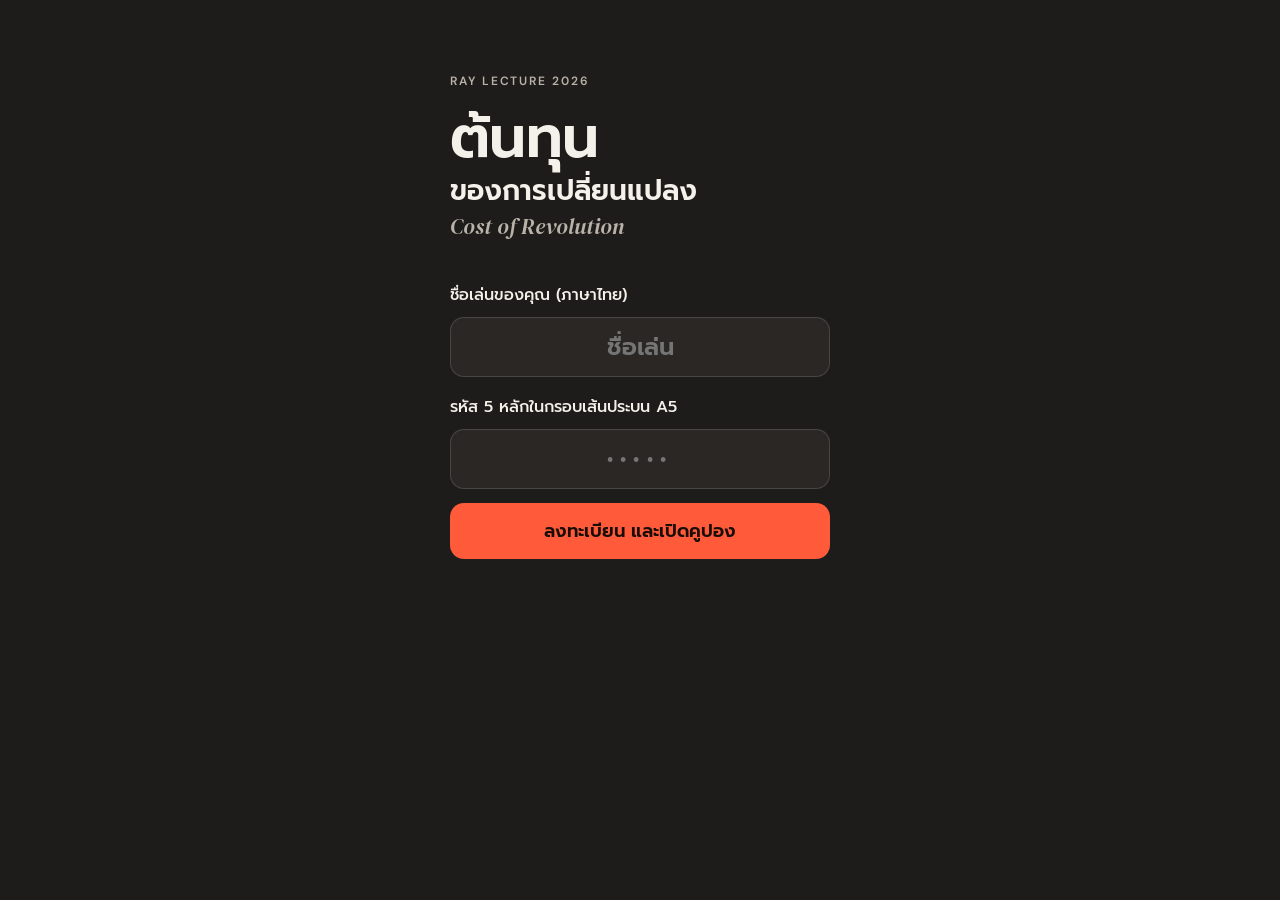
<file: index.html>
<!doctype html>
<html lang="th">
<head>
<meta charset="utf-8">
<meta name="viewport" content="width=device-width, initial-scale=1, viewport-fit=cover">
<meta name="robots" content="noindex, nofollow">
<meta name="referrer" content="no-referrer">
<meta name="theme-color" content="#1e1c1a">
<title>คูปองเครื่องดื่ม · RAY Lecture 2026</title>
<link rel="preload" href="fonts/Prompt-SemiBold.ttf" as="font" type="font/ttf" crossorigin>
<link rel="preload" href="fonts/DMSerifDisplay-Regular.ttf" as="font" type="font/ttf" crossorigin>
<link rel="stylesheet" href="app.css?v=7">
</head>
<body class="guest">
<main id="app" aria-live="polite"><p class="loading">กำลังเปิด…</p></main>
<div id="toast" role="status"></div>
<script src="ticket.js?v=7"></script>
<script src="guest.js?v=7"></script>
</body>
</html>
</file>
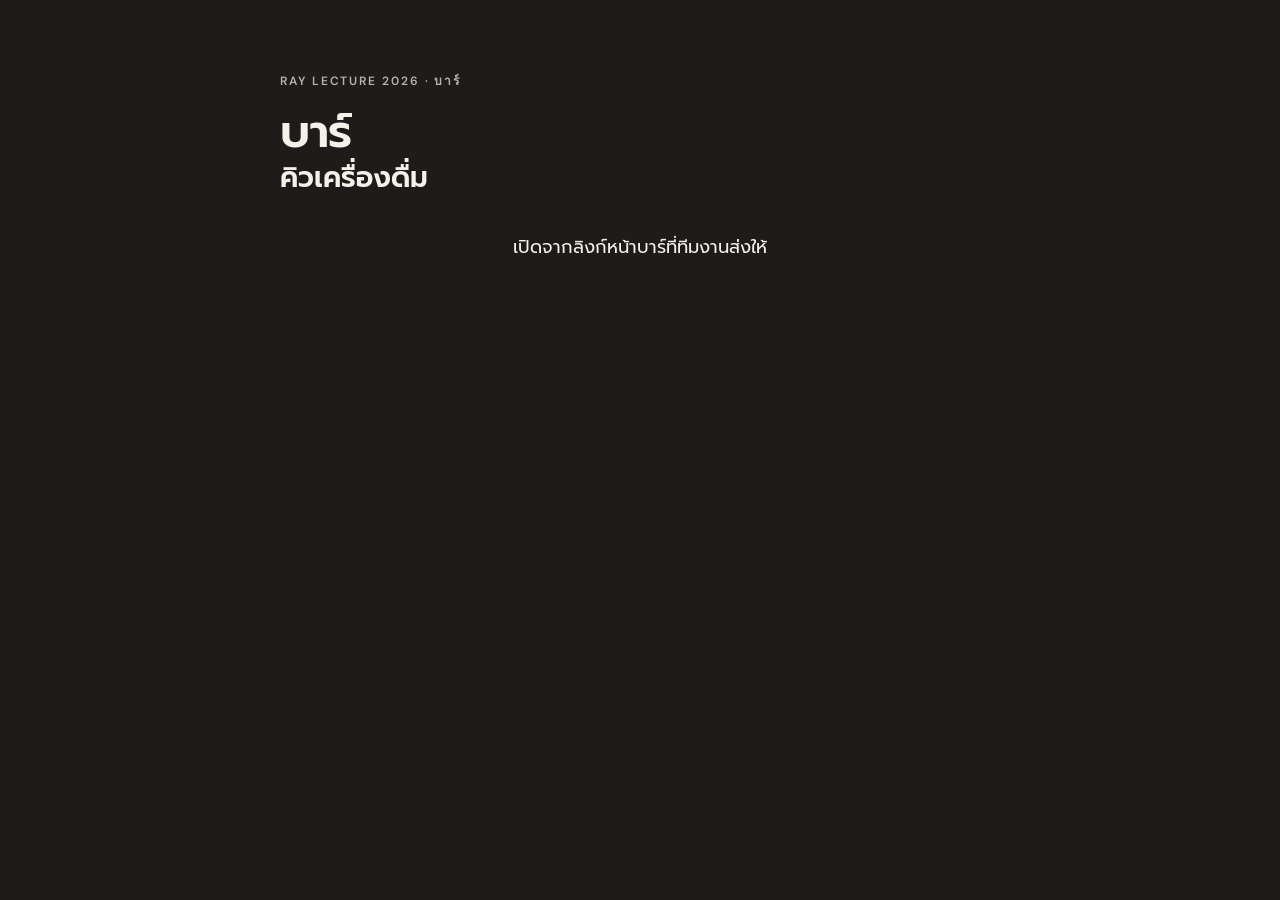
<file: bar.html>
<!doctype html>
<html lang="th">
<head>
<meta charset="utf-8">
<meta name="viewport" content="width=device-width, initial-scale=1, viewport-fit=cover">
<meta name="robots" content="noindex, nofollow">
<meta name="referrer" content="no-referrer">
<meta name="theme-color" content="#1e1c1a">
<title>บาร์ · คิวเครื่องดื่ม RAY Lecture 2026</title>
<link rel="stylesheet" href="app.css?v=7">
<link rel="stylesheet" href="host.css?v=7">
<link rel="stylesheet" href="bar.css?v=1">
</head>
<body class="host bar">
<main id="app" aria-live="polite"><p class="loading">กำลังเปิด…</p></main>
<div id="toast" role="status"></div>
<script src="ticket.js?v=7"></script>
<script src="bar.js?v=2"></script>
</body>
</html>
</file>
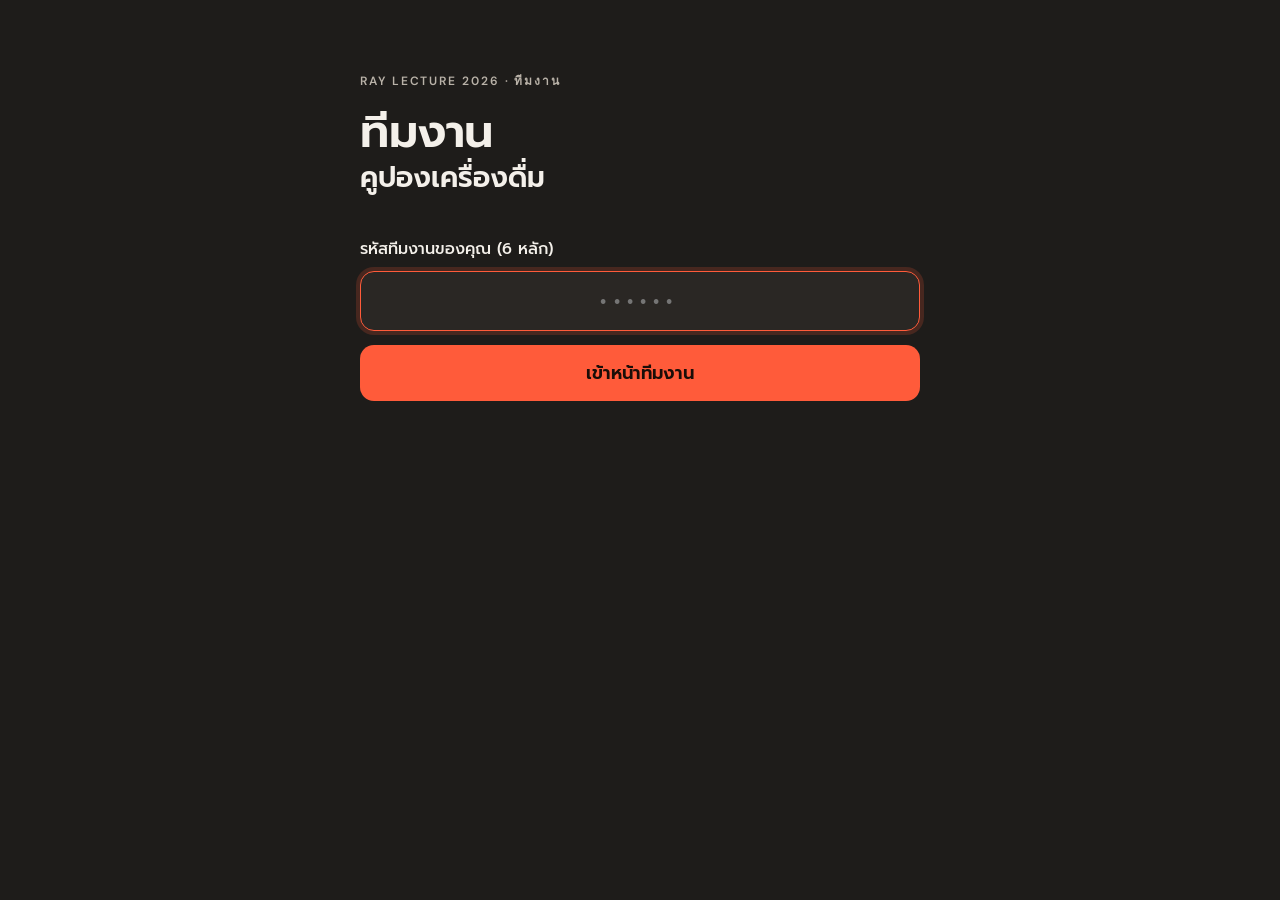
<file: host.html>
<!doctype html>
<html lang="th">
<head>
<meta charset="utf-8">
<meta name="viewport" content="width=device-width, initial-scale=1, viewport-fit=cover">
<meta name="robots" content="noindex, nofollow">
<meta name="referrer" content="no-referrer">
<meta name="theme-color" content="#1e1c1a">
<title>ทีมงาน · คูปอง RAY Lecture 2026</title>
<link rel="stylesheet" href="app.css?v=7">
<link rel="stylesheet" href="host.css?v=7">
</head>
<body class="host">
<main id="app" aria-live="polite"><p class="loading">กำลังเปิด…</p></main>
<div id="toast" role="status"></div>
<script src="ticket.js?v=7"></script>
<script src="host.js?v=7"></script>
</body>
</html>
</file>
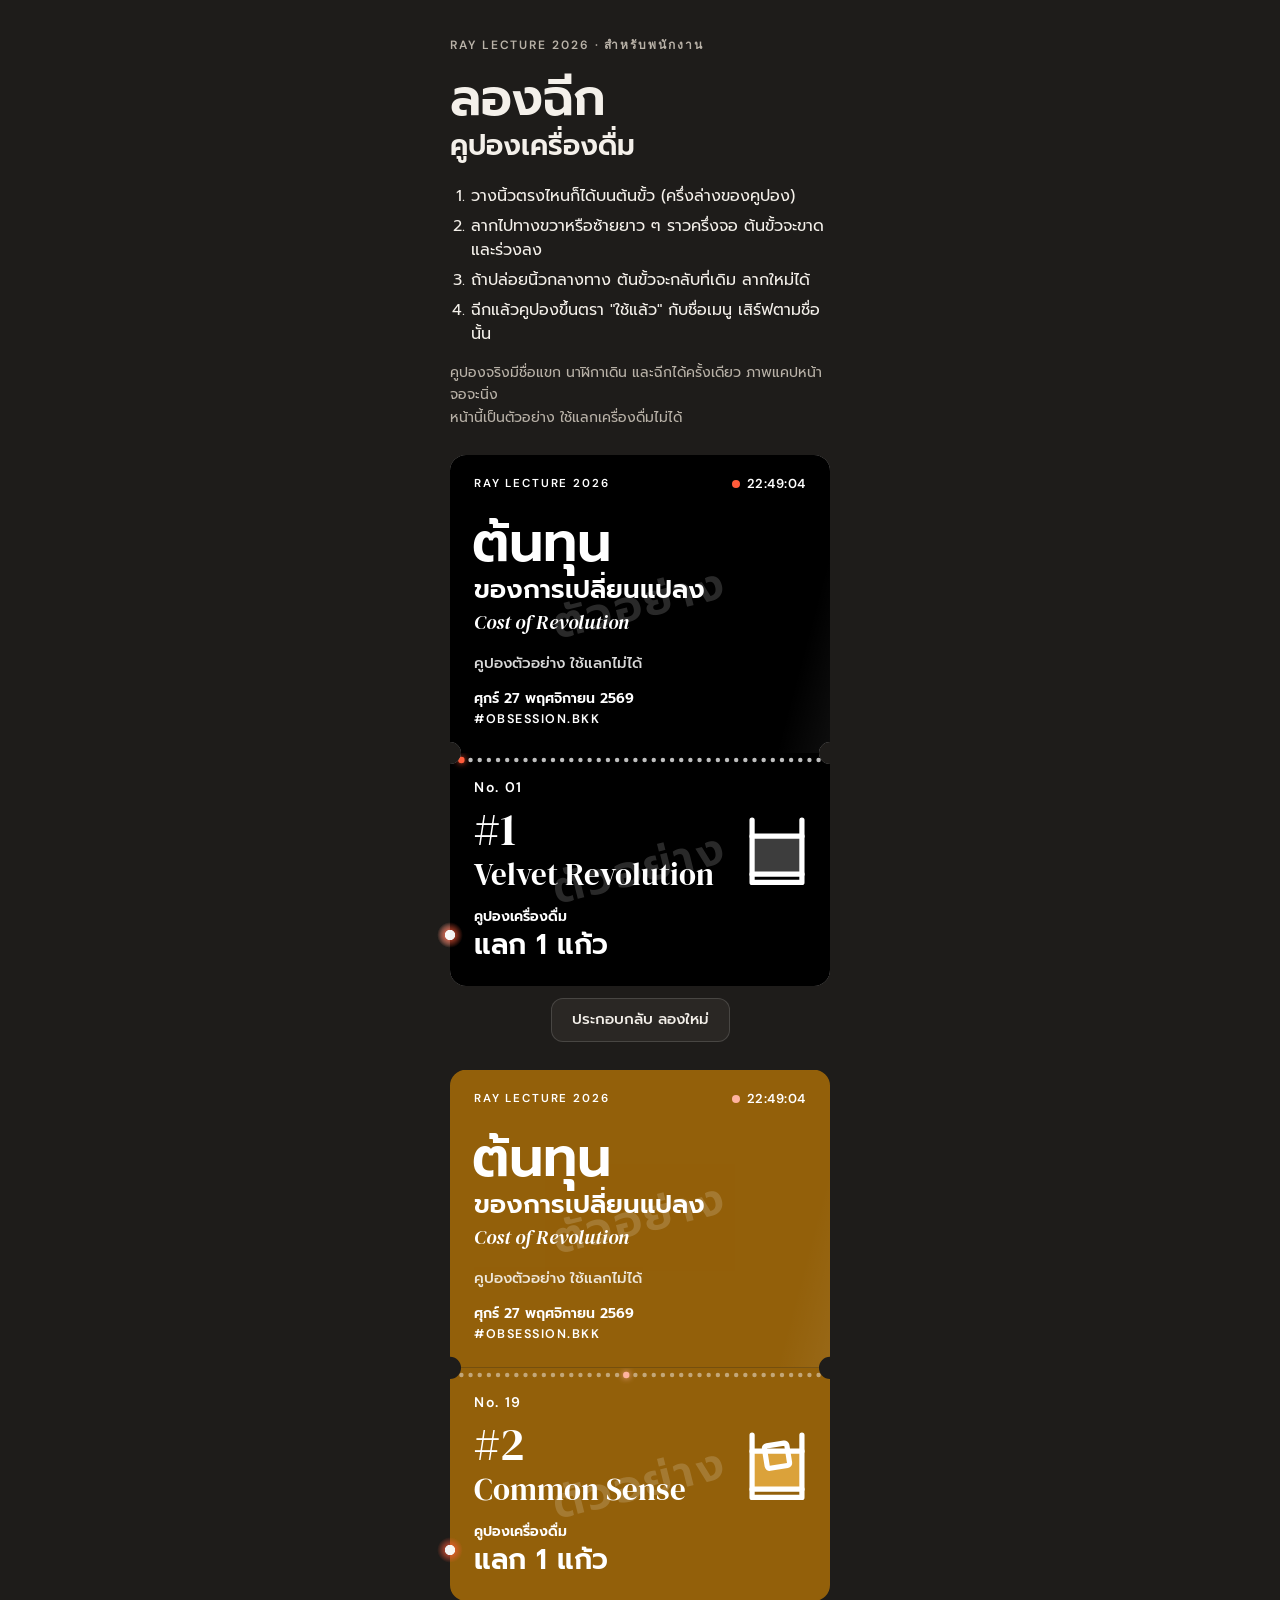
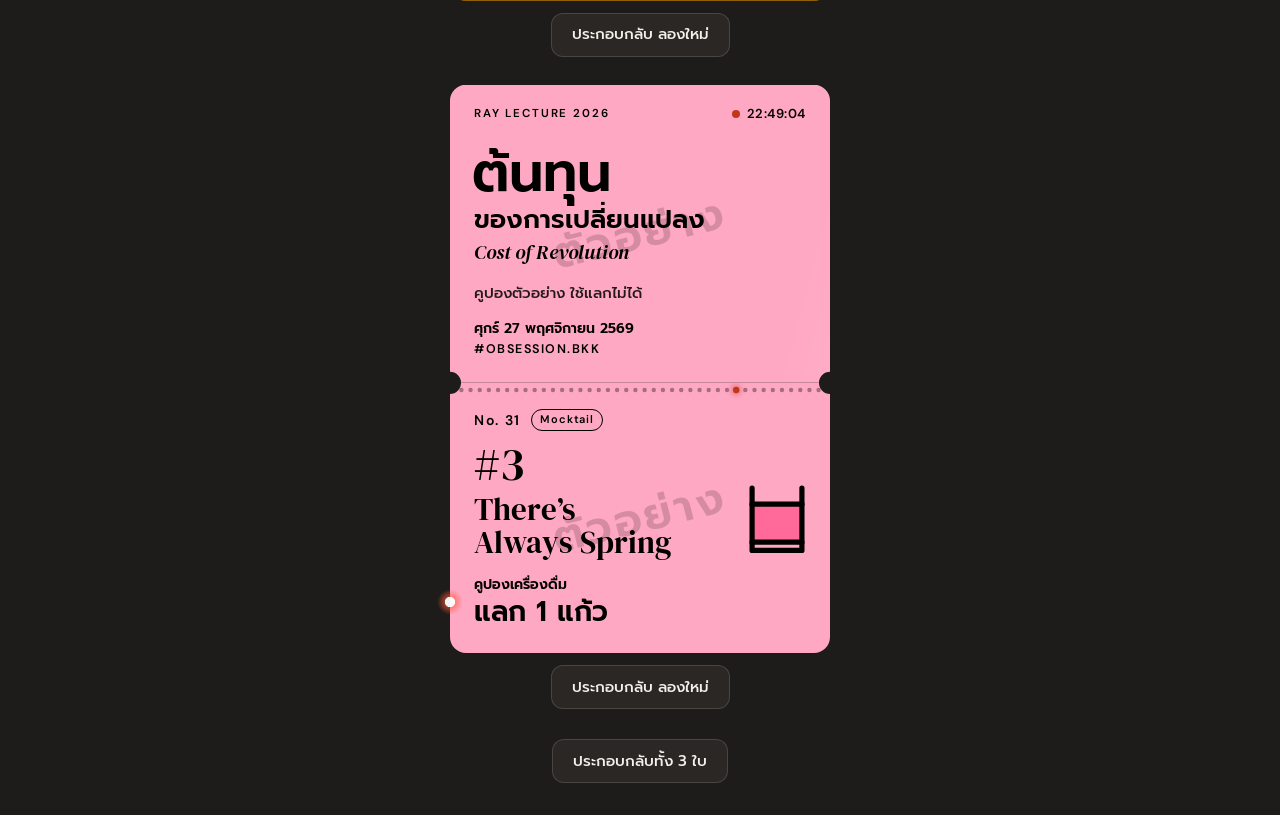
<file: practice.html>
<!doctype html>
<html lang="th">
<head>
<meta charset="utf-8">
<meta name="viewport" content="width=device-width, initial-scale=1, viewport-fit=cover">
<meta name="robots" content="noindex, nofollow">
<meta name="theme-color" content="#1e1c1a">
<title>ลองฉีกคูปอง · RAY Lecture 2026</title>
<link rel="preload" href="fonts/Prompt-SemiBold.ttf" as="font" type="font/ttf" crossorigin>
<link rel="preload" href="fonts/DMSerifDisplay-Regular.ttf" as="font" type="font/ttf" crossorigin>
<link rel="stylesheet" href="app.css?v=7">
</head>
<body class="guest practice">
<main id="app">
 <section class="enter practice-head">
  <div class="kicker">RAY LECTURE 2026 · สำหรับพนักงาน</div>
  <h1><span class="t1">ลองฉีก</span><span class="t2">คูปองเครื่องดื่ม</span></h1>
  <ol class="how">
   <li>วางนิ้วตรงไหนก็ได้บนต้นขั้ว (ครึ่งล่างของคูปอง)</li>
   <li>ลากไปทางขวาหรือซ้ายยาว ๆ ราวครึ่งจอ ต้นขั้วจะขาดและร่วงลง</li>
   <li>ถ้าปล่อยนิ้วกลางทาง ต้นขั้วจะกลับที่เดิม ลากใหม่ได้</li>
   <li>ฉีกแล้วคูปองขึ้นตรา "ใช้แล้ว" กับชื่อเมนู เสิร์ฟตามชื่อนั้น</li>
  </ol>
  <p class="real">คูปองจริงมีชื่อแขก นาฬิกาเดิน และฉีกได้ครั้งเดียว ภาพแคปหน้าจอจะนิ่ง<br>หน้านี้เป็นตัวอย่าง ใช้แลกเครื่องดื่มไม่ได้</p>
 </section>
 <div id="tickets" class="tickets"></div>
 <button id="reset-all" class="again all" type="button">ประกอบกลับทั้ง 3 ใบ</button>
</main>
<script src="ticket.js?v=7"></script>
<script src="practice.js?v=7"></script>
</body>
</html>
</file>
<file: app.css>
/* RAY Lecture 2026 night: e-coupons. Night palette from the talk's deck; drink colours from the paper coupons. */
@font-face { font-family: "Prompt"; src: url("fonts/Prompt-Regular.ttf") format("truetype"); font-weight: 400; font-display: swap; }
@font-face { font-family: "Prompt"; src: url("fonts/Prompt-Medium.ttf") format("truetype"); font-weight: 500; font-display: swap; }
@font-face { font-family: "Prompt"; src: url("fonts/Prompt-SemiBold.ttf") format("truetype"); font-weight: 600; font-display: swap; }
@font-face { font-family: "DM Serif Display"; src: url("fonts/DMSerifDisplay-Regular.ttf") format("truetype"); font-weight: 400; font-display: swap; }
@font-face { font-family: "DM Serif Display"; src: url("fonts/DMSerifDisplay-Italic.ttf") format("truetype"); font-weight: 400; font-style: italic; font-display: swap; }
@font-face { font-family: "DM Sans"; src: url("fonts/DMSans-Variable.ttf") format("truetype"); font-weight: 100 1000; font-display: swap; }

:root {
  --page: #1e1c1a;
  --page-2: #2a2724;
  --text: #f4f0ea;
  --muted: #b9b2a8;
  --line: rgba(255, 255, 255, .14);
  --ember: #ff5b3a;
  --ok: #7fd49a;
  --w: min(calc(100vw - 32px), 380px);
}
* { box-sizing: border-box; }
html { -webkit-text-size-adjust: 100%; }
body {
  margin: 0; min-height: 100vh; min-height: 100dvh;
  background: var(--page); color: var(--text);
  font: 400 16px/1.5 "Prompt", system-ui, sans-serif;
  -webkit-font-smoothing: antialiased;
  overflow-x: hidden;
}
#app { width: var(--w); margin: 0 auto; padding: max(20px, env(safe-area-inset-top)) 0 max(32px, env(safe-area-inset-bottom)); }
.loading { color: var(--muted); text-align: center; margin-top: 30vh; }
button { font: inherit; }

/* ---- first screen: the code from the A5 ---- */
.enter { padding-top: 6vh; }
.enter .kicker { font: 600 12px/1.2 "DM Sans", sans-serif; letter-spacing: .16em; color: var(--muted); }
.enter h1 { margin: 18px 0 0; font-weight: 600; line-height: 1.12; }
.enter .t1 { display: block; font-size: 58px; letter-spacing: -.01em; }
.enter .t2 { display: block; font-size: 28px; margin-top: 4px; }
.enter .en { margin: 6px 0 0; font: italic 400 22px/1.2 "DM Serif Display", serif; color: var(--muted); }
.enter .lead { margin-top: 40px; font-size: 18px; line-height: 1.6; color: var(--text); }
.code { margin-top: 44px; }
.code label { display: block; font-weight: 500; font-size: 16px; margin-bottom: 10px; }
.code input + label { margin-top: 18px; }
#gcode { letter-spacing: .3em; }
.code input {
  width: 100%; height: 60px; padding: 0 18px; border-radius: 14px;
  border: 1.5px solid var(--line); background: var(--page-2); color: var(--text);
  font: 600 24px/1 "Prompt", sans-serif; text-align: center; outline: none;
}
.code input:focus { border-color: var(--ember); box-shadow: 0 0 0 4px rgba(255, 91, 58, .18); }
.code button, .retry {
  margin-top: 14px; width: 100%; height: 56px; border: 0; border-radius: 14px;
  background: var(--ember); color: #1a0d08; font-weight: 600; font-size: 18px; cursor: pointer;
}
.code button:disabled { opacity: .55; }
.retry { width: auto; padding: 0 28px; margin-top: 18px; }
.err { min-height: 1.5em; margin: 12px 0 0; color: #ffb4a3; font-weight: 500; }

/* ---- the wallet ---- */
.tickets { display: grid; gap: 28px; }
.wallet.fresh .ticket { animation: rise .6s cubic-bezier(.2, .8, .2, 1) both; }
@keyframes rise { from { opacity: 0; transform: translateY(26px) scale(.97); } }
.guide { margin: 22px 0 0; text-align: center; font-size: 17px; line-height: 1.55; }
.guide b { font-weight: 600; }
.guide.done { color: var(--ok); font-weight: 500; }
.small { margin: 8px 0 0; text-align: center; font-size: 14px; color: var(--muted); }
.waiting .enter { padding-top: 2vh; margin-bottom: 32px; }
.note-card { background: var(--page-2); border: 1px solid var(--line); border-radius: 16px; padding: 22px; text-align: center; line-height: 1.65; }
.note-card .hi { font-size: 22px; font-weight: 600; margin: 0 0 6px; }
.note-card p { margin: 0; }

/* ---- the ticket ---- */
.ticket[data-drink="1"] { filter: drop-shadow(0 0 .75px rgba(255, 255, 255, .6)); }
.ticket { position: relative; width: var(--w); color: var(--ink); user-select: none; -webkit-user-select: none; -webkit-touch-callout: none; }
.t-main, .t-stub { position: relative; background: var(--bg); }
.t-main { padding: 22px 24px 26px; overflow: hidden; }
.t-main::after {   /* a slow sheen: a screenshot does not move */
  content: ""; position: absolute; inset: 0; pointer-events: none;
  background: linear-gradient(105deg, transparent 38%, rgba(255, 255, 255, .13) 50%, transparent 62%);
  background-size: 260% 100%; animation: sheen 3.4s linear infinite;
}
@keyframes sheen { from { background-position: 130% 0; } to { background-position: -130% 0; } }
.t-top { display: flex; justify-content: space-between; align-items: center; gap: 12px; }
.kicker { font: 600 11.5px/1.2 "DM Sans", sans-serif; letter-spacing: .16em; white-space: nowrap; }
.live { display: inline-flex; align-items: center; gap: 7px; font: 600 13px/1 "DM Sans", sans-serif; letter-spacing: .04em; font-variant-numeric: tabular-nums; }
.live i { width: 8px; height: 8px; border-radius: 50%; background: var(--spark); animation: pulse 1s ease-in-out infinite alternate; }
@keyframes pulse { from { opacity: .25; transform: scale(.75); } }
.t-title { margin-top: 22px; }
.t-title .t1 { font: 600 54px/1.12 "Prompt", sans-serif; margin-left: -2px; }
.t-title .t2 { font: 600 26px/1.3 "Prompt", sans-serif; }
.t-title .en { font: italic 400 20px/1.2 "DM Serif Display", serif; margin-top: 3px; }
.t-owner { margin-top: 20px; display: flex; align-items: baseline; gap: 8px; flex-wrap: wrap; }
.t-owner span { font: 500 15px/1.3 "Prompt", sans-serif; opacity: .85; }
.t-owner b { font: 600 26px/1.2 "Prompt", sans-serif; }
.t-when { margin-top: 16px; }
.t-when .date { font: 600 14px/1.4 "Prompt", sans-serif; }
.t-when .venue { font: 600 12.5px/1.3 "DM Sans", sans-serif; letter-spacing: .12em; margin-top: 2px; }

.t-stub { padding: 26px 24px 24px; will-change: transform; }
.perf { position: absolute; left: 0; top: 0; width: 100%; height: 14px; overflow: visible; }
.perf .lit { filter: drop-shadow(0 0 3px var(--spark)); }
.s-row { display: flex; align-items: center; gap: 10px; }
.serial { font: 600 14px/1.2 "DM Sans", sans-serif; letter-spacing: .12em; font-variant-numeric: tabular-nums; }
.pill { font: 600 11px/1 "DM Sans", sans-serif; letter-spacing: .08em; padding: 4px 8px 5px; border-radius: 99px; border: 1.3px solid currentColor; }
.s-drink { display: flex; justify-content: space-between; align-items: flex-end; gap: 14px; margin-top: 10px; }
.s-no { font: 400 46px/1 "DM Serif Display", serif; }
.s-name { font: 400 31px/1.05 "DM Serif Display", serif; margin-top: 6px; text-wrap: balance; }
.glass { width: 58px; height: auto; flex: none; margin-bottom: 4px; }
.s-voucher { margin-top: 18px; }
.s-voucher .label { font: 600 14px/1.3 "Prompt", sans-serif; }
.s-voucher .redeem { font: 600 28px/1.25 "Prompt", sans-serif; }

.fiber { position: absolute; left: 0; width: 100%; height: 8px; pointer-events: none; overflow: visible; }
.fiber-main { bottom: 0; }
.fiber-stub { top: 0; }

/* where a finger can tear: the whole stub and a strip above the perforation (pan-y keeps vertical scrolling) */
.tear-zone {
  position: absolute; left: 24px; right: 24px; bottom: 0; z-index: 3;
  top: calc(var(--main-h, 330px) - 60px);
  touch-action: pan-y; cursor: grab;
}
/* the hint slides low on the stub, where the finger should go: on the perforation it taught people to trace that line */
.hint {
  position: absolute; bottom: 38px; left: -24px; width: 26px; height: 26px; margin: -13px 0 0 -13px; border-radius: 50%;
  background: radial-gradient(circle, rgba(255, 255, 255, .95) 0 26%, rgba(255, 91, 58, .55) 30%, rgba(255, 91, 58, 0) 70%);
  animation: glide 2.6s cubic-bezier(.45, 0, .3, 1) infinite; pointer-events: none;
}
@keyframes glide {
  0% { transform: translateX(56px); opacity: 0; }
  12% { opacity: 1; }
  78% { opacity: 1; }
  100% { transform: translateX(calc(var(--w) - 16px)); opacity: 0; }
}
.ticket.tearing .hint, .ticket.torn .hint, .ticket.busy .hint { display: none; }
.ticket.torn .tear-zone { display: none; }
.ticket.torn .t-stub { display: none; }

/* torn: the stamp */
.stamp {
  position: absolute; right: 20px; bottom: 26px; z-index: 2; display: none; max-width: calc(100% - 40px);
  padding: 6px 14px 8px; border: 3px solid var(--ink); border-radius: 10px; transform: rotate(-6deg);
  text-align: center; line-height: 1.15; background: var(--bg);
}
.ticket.torn .t-main { padding-bottom: 124px; }
.stamp b { display: block; font: 600 30px/1.15 "Prompt", sans-serif; letter-spacing: .02em; }
.stamp small { display: block; font: 500 13px/1.3 "Prompt", sans-serif; }
.stamp .st-drink { font: 400 17px/1.2 "DM Serif Display", serif; margin-top: 2px; }
.ticket.torn .stamp { display: block; }
.ticket.just .stamp { animation: thump .45s cubic-bezier(.2, 1.4, .4, 1) both; }
@keyframes thump { from { opacity: 0; transform: rotate(-6deg) scale(1.9); } }
.ticket.torn .t-main::after { animation-duration: 6s; }

/* ---- toast ---- */
#toast {
  position: fixed; left: 50%; bottom: max(20px, env(safe-area-inset-bottom)); transform: translate(-50%, 140%);
  max-width: calc(100vw - 32px); padding: 12px 18px; border-radius: 12px; background: #fff; color: #1a1a1a;
  font: 500 15px/1.45 "Prompt", sans-serif; box-shadow: 0 8px 30px rgba(0, 0, 0, .35);
  transition: transform .25s ease, visibility 0s .25s; z-index: 50; text-align: center; visibility: hidden;
}
#toast.show { transform: translate(-50%, 0); visibility: visible; transition: transform .25s ease; }

@media (prefers-reduced-motion: reduce) {
  .t-main::after, .live i, .hint { animation: none; }
}
@media (max-width: 350px) {
  .t-title .t1 { font-size: 46px; }
  .t-title .t2 { font-size: 22px; }
  .s-name { font-size: 27px; }
}

/* ---- the practice page for the bar staff ---- */
.practice-head { padding-top: 2vh; margin-bottom: 26px; }
.practice-head .t1 { font-size: 50px; }
.how { margin: 22px 0 0; padding-left: 1.3em; display: grid; gap: 6px; font-size: 16px; line-height: 1.5; }
.real { margin: 16px 0 0; font-size: 14px; line-height: 1.6; color: var(--muted); }
.demo-slot { display: grid; gap: 12px; }
.wm {
  position: absolute; inset: 0; display: grid; place-items: center; pointer-events: none; z-index: 1;
  font: 600 44px/1 "Prompt", sans-serif; letter-spacing: .08em; color: var(--ink); opacity: .16; transform: rotate(-14deg);
}
.again {
  justify-self: center; height: 44px; padding: 0 20px; border-radius: 12px; border: 1.5px solid var(--line);
  background: var(--page-2); color: var(--text); font: 500 15px/1 "Prompt", sans-serif; cursor: pointer;
}
.again.all { display: block; margin: 30px auto 0; }
</file>
<file: host.css>
/* The hosts' page: quick to read on a phone in a dark bar */
body.host #app { width: min(calc(100vw - 32px), 560px); }
.h-top { display: flex; justify-content: space-between; align-items: flex-end; gap: 12px; }
.h-top .kicker { font: 600 11.5px/1.2 "DM Sans", sans-serif; letter-spacing: .14em; color: var(--muted); }
.h-top h1 { margin: 6px 0 0; font: 600 30px/1.2 "Prompt", sans-serif; }
.upd { text-align: right; font: 500 12px/1.35 "Prompt", sans-serif; color: var(--muted); }
.upd time { font: 600 14px/1.3 "DM Sans", sans-serif; color: var(--text); font-variant-numeric: tabular-nums; }

.totals { display: grid; grid-template-columns: repeat(3, 1fr); gap: 10px; margin-top: 20px; }
.totals > div { background: var(--page-2); border: 1px solid var(--line); border-radius: 14px; padding: 14px 12px; }
.totals b { display: block; font: 400 36px/1 "DM Serif Display", serif; }
.totals b small { font-size: 18px; color: var(--muted); }
.totals span { display: block; margin-top: 6px; font: 500 13px/1.3 "Prompt", sans-serif; color: var(--muted); }
.drinks { margin-top: 10px; background: var(--page-2); border: 1px solid var(--line); border-radius: 14px; padding: 6px 14px; }
.drow { display: flex; align-items: center; gap: 10px; padding: 9px 0; }
.drow + .drow { border-top: 1px solid var(--line); }
.dname { flex: 1; font: 400 17px/1.2 "DM Serif Display", serif; }
.dnum { font: 500 14px/1.3 "Prompt", sans-serif; color: var(--muted); white-space: nowrap; }
.dnum b { color: var(--text); font-weight: 600; }
.dnum .over { font-style: normal; color: #ffb4a3; font-weight: 600; }
.chip { display: inline-grid; place-items: center; min-width: 34px; height: 26px; padding: 0 6px; border-radius: 7px;
        background: var(--bg); color: var(--ink); font: 400 15px/1 "DM Serif Display", serif; box-shadow: inset 0 0 0 1px rgba(255, 255, 255, .22); }

.card { margin-top: 18px; background: var(--page-2); border: 1px solid var(--line); border-radius: 16px; padding: 16px; }
.card h2 { margin: 0 0 12px; font: 600 19px/1.3 "Prompt", sans-serif; }
.card h2 small { display: block; font-weight: 400; font-size: 14px; color: var(--muted); margin-top: 2px; }
.lbl { display: block; font: 500 14px/1.3 "Prompt", sans-serif; color: var(--muted); margin-bottom: 6px; }
select, .filter {
  width: 100%; height: 48px; padding: 0 12px; border-radius: 12px; border: 1.5px solid var(--line);
  background: var(--page); color: var(--text); font: 500 16px/1 "Prompt", sans-serif;
}
.pick { display: grid; gap: 8px; margin-top: 12px; }
.drink-btn {
  display: flex; justify-content: space-between; align-items: center; width: 100%; min-height: 54px; padding: 0 16px;
  border: 0; border-radius: 12px; background: var(--bg); color: var(--ink); cursor: pointer;
  box-shadow: inset 0 0 0 1px rgba(255, 255, 255, .22);
}
.db-name { font: 400 19px/1.1 "DM Serif Display", serif; text-align: left; }
.db-left { font: 600 14px/1 "Prompt", sans-serif; }
.hint-t { margin: 10px 0 0; font-size: 13.5px; color: var(--muted); }

.filter { margin-bottom: 6px; }
.guest { padding: 12px 0; border-top: 1px solid var(--line); }
.g-head { display: flex; align-items: center; gap: 8px; flex-wrap: wrap; }
.g-name { font: 600 18px/1.3 "Prompt", sans-serif; margin-right: 2px; }
.tag { font: 500 12.5px/1 "Prompt", sans-serif; padding: 5px 8px; border-radius: 99px; background: rgba(255, 255, 255, .08); color: var(--muted); }
.tag.on { background: rgba(127, 212, 154, .16); color: var(--ok); }
.tag.warn { background: rgba(255, 91, 58, .16); color: #ffb4a3; }
.mini, .acts button {
  height: 34px; padding: 0 12px; border-radius: 9px; border: 1.3px solid var(--line); background: transparent;
  color: var(--text); font: 500 14px/1 "Prompt", sans-serif; cursor: pointer;
}
.mini { margin-left: auto; }
.mini + .mini { margin-left: 0; }
.mini.danger { color: #ffb4a3; }
.acts button.danger { color: #ffb4a3; }
.cp { display: flex; align-items: center; gap: 8px; flex-wrap: wrap; margin-top: 10px; }
.cp-no { font: 600 13px/1 "DM Sans", sans-serif; letter-spacing: .08em; font-variant-numeric: tabular-nums; }
.cp-name { font: 400 16px/1.2 "DM Serif Display", serif; }
.st { font: 500 13px/1 "Prompt", sans-serif; padding: 5px 8px; border-radius: 99px; }
.st.ready { background: rgba(255, 255, 255, .08); }
.st.used { background: rgba(127, 212, 154, .16); color: var(--ok); }
.acts { display: flex; gap: 6px; flex-wrap: wrap; width: 100%; padding-left: 42px; }
.none { margin-top: 8px; font-size: 14px; color: var(--muted); }
.by { font-size: 12.5px; color: var(--muted); padding-left: 42px; margin-top: 4px; }
.foot { margin-top: 22px; font-size: 13.5px; color: var(--muted); line-height: 1.6; }
.lead { margin-top: 30vh; text-align: center; }
.out { margin-top: 6px; height: 28px; padding: 0 10px; border-radius: 8px; border: 1.3px solid var(--line); background: transparent;
       color: var(--muted); font: 500 13px/1 "Prompt", sans-serif; cursor: pointer; }
body.host .enter .t1 { font-size: 46px; }
#hcode { letter-spacing: .3em; }
</file>
<file: bar.css>
/* The bar's page: read from a step away, in a dark bar, on a phone or tablet */
body.bar #app { width: min(calc(100vw - 32px), 720px); }
.b-tiles { display: grid; grid-template-columns: repeat(3, 1fr); gap: 10px; margin-top: 20px; }
.b-tile { display: flex; flex-direction: column; background: var(--page-2); border: 1px solid var(--line); border-top: 6px solid var(--bg);
          border-radius: 14px; padding: 12px; box-shadow: inset 0 1px 0 rgba(255, 255, 255, .06); }
.b-tile.on { background: var(--bg); color: var(--ink); border-color: rgba(255, 255, 255, .3); }
.bt-name { font: 400 16px/1.15 "DM Serif Display", serif; min-height: 2.3em; }
.bt-n { font: 400 54px/1 "DM Serif Display", serif; margin-top: 8px; font-variant-numeric: tabular-nums; }
.bt-l { font: 600 14px/1.3 "Prompt", sans-serif; }
.bt-sub { margin-top: 8px; font: 400 12.5px/1.45 "Prompt", sans-serif; opacity: .78; }

.b-order { display: flex; align-items: center; gap: 12px; padding: 14px 0 14px 12px; border-left: 6px solid var(--bg);
           box-shadow: inset 0 -1px 0 var(--line); }
.b-order.new { animation: b-new 2.4s ease-out 1; }
@keyframes b-new { from { background: rgba(255, 91, 58, .35); } to { background: transparent; } }
.bo-main { flex: 1; min-width: 0; }
.bo-top { display: flex; align-items: center; gap: 8px; }
.bo-drink { font: 400 18px/1.2 "DM Serif Display", serif; }
.bo-who { margin-top: 4px; font: 600 26px/1.2 "Prompt", sans-serif; overflow-wrap: anywhere; }
.bo-who .anon { font-weight: 500; font-size: 18px; color: var(--muted); }
.bo-meta { margin-top: 2px; font: 400 14px/1.45 "Prompt", sans-serif; color: var(--muted); }
.bo-done { flex: none; min-width: 112px; height: 64px; border: 0; border-radius: 14px; background: var(--ok); color: #0d1f13;
           font: 600 18px/1 "Prompt", sans-serif; cursor: pointer; }
.bo-done:disabled { opacity: .5; }

.b-fold { width: 100%; height: 44px; border: 1.5px solid var(--line); border-radius: 12px; background: transparent; color: var(--text);
          font: 500 15px/1 "Prompt", sans-serif; cursor: pointer; }
.b-served { display: flex; align-items: center; gap: 10px; padding: 10px 0; box-shadow: inset 0 -1px 0 var(--line); }
.bs-who { flex: 1; font: 500 16px/1.3 "Prompt", sans-serif; }
.bs-who small { color: var(--muted); font-size: 13px; }

@media (max-width: 420px) {
  .b-tiles { gap: 8px; }
  .b-tile { padding: 10px 8px; }
  .bt-name { font-size: 14px; }
  .bt-n { font-size: 44px; }
  .bo-who { font-size: 22px; }
  .bo-done { min-width: 92px; height: 58px; font-size: 16px; }
}
</file>
